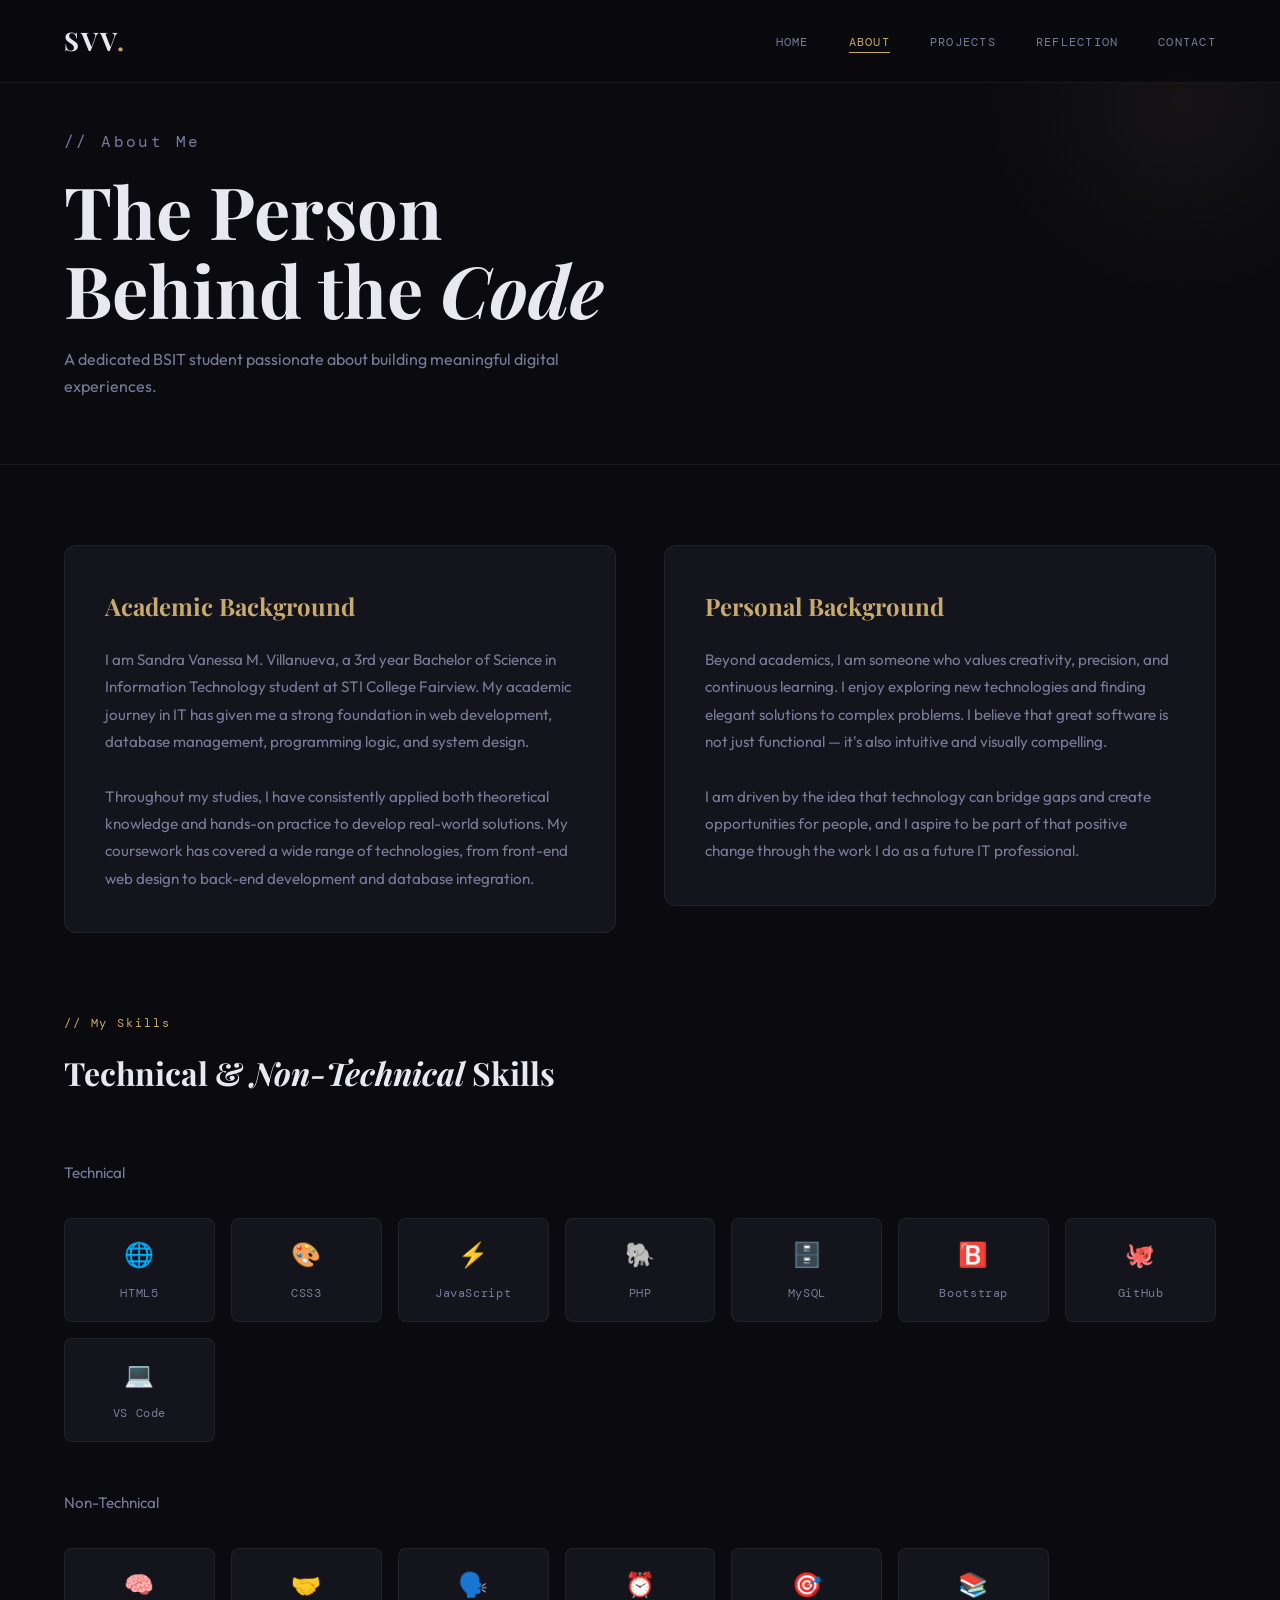
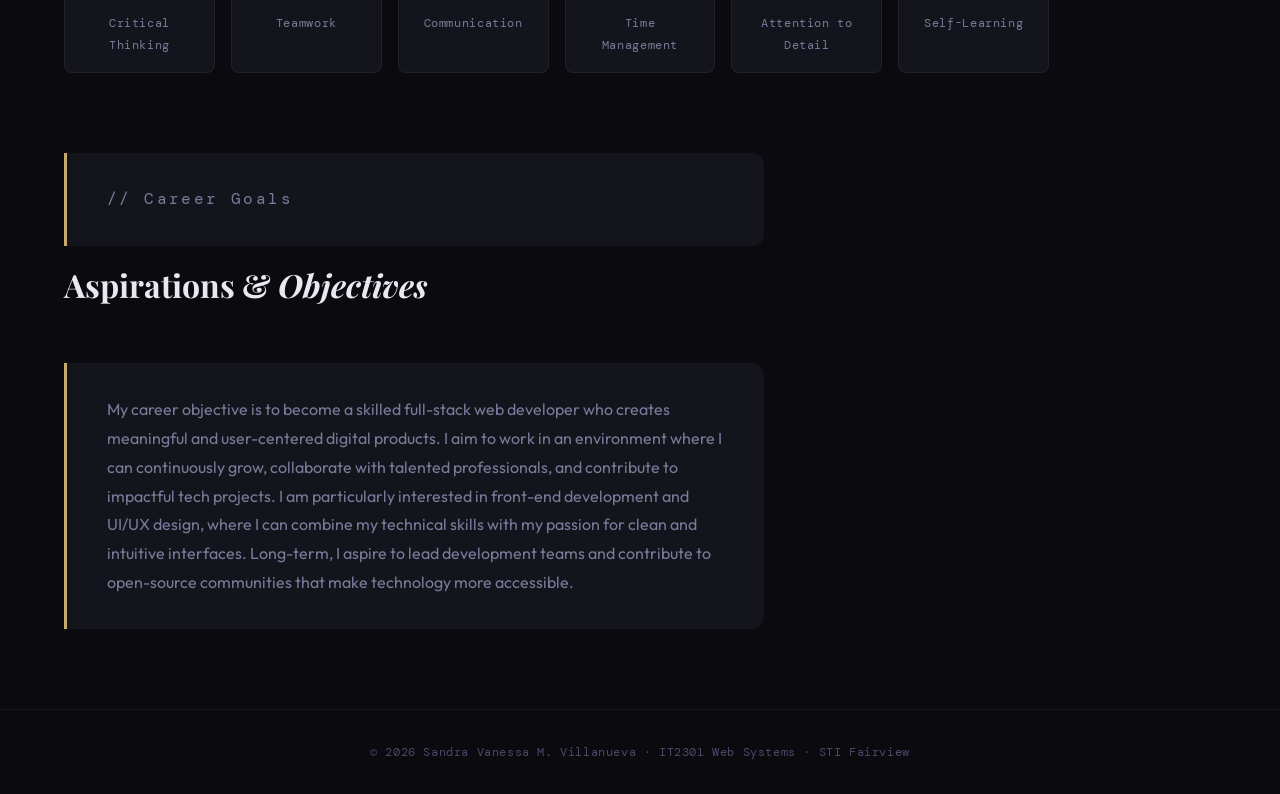
<file: about.html>
<!DOCTYPE html>
<html lang="en">
<head>
  <meta charset="UTF-8" />
  <meta name="viewport" content="width=device-width, initial-scale=1.0"/>
  <title>About | Sandra Vanessa Villanueva</title>
  <link rel="preconnect" href="https://fonts.googleapis.com">
  <link href="https://fonts.googleapis.com/css2?family=Playfair+Display:ital,wght@0,400;0,700;1,400&family=DM+Mono:wght@300;400;500&family=Outfit:wght@300;400;500;600&display=swap" rel="stylesheet">
  <link rel="stylesheet" href="style.css">
</head>
<body>

  <nav class="navbar" id="navbar">
    <div class="nav-logo">SVV<span class="dot">.</span></div>
    <ul class="nav-links">
      <li><a href="index.html">Home</a></li>
      <li><a href="about.html" class="active">About</a></li>
      <li><a href="projects.html">Projects</a></li>
      <li><a href="reflection.html">Reflection</a></li>
      <li><a href="contact.html">Contact</a></li>
    </ul>
    <button class="hamburger" id="hamburger">&#9776;</button>
  </nav>

  <section class="page-hero">
    <p class="hero-label mono">// About Me</p>
    <h1>The Person<br>Behind the <span class="italic">Code</span></h1>
    <p>A dedicated BSIT student passionate about building meaningful digital experiences.</p>
  </section>

  <div class="about-grid">
    <div class="about-block">
      <h3>Academic Background</h3>
      <p>
        I am Sandra Vanessa M. Villanueva, a 3rd year Bachelor of Science in Information Technology student at 
        STI College Fairview. My academic journey in IT has given me a strong foundation in web development, 
        database management, programming logic, and system design.
      </p>
      <br>
      <p>
        Throughout my studies, I have consistently applied both theoretical knowledge and hands-on practice 
        to develop real-world solutions. My coursework has covered a wide range of technologies, from 
        front-end web design to back-end development and database integration.
      </p>
    </div>

    <div class="about-block">
      <h3>Personal Background</h3>
      <p>
        Beyond academics, I am someone who values creativity, precision, and continuous learning. I enjoy 
        exploring new technologies and finding elegant solutions to complex problems. I believe that great 
        software is not just functional — it's also intuitive and visually compelling.
      </p>
      <br>
      <p>
        I am driven by the idea that technology can bridge gaps and create opportunities for people, and 
        I aspire to be part of that positive change through the work I do as a future IT professional.
      </p>
    </div>
  </div>

  <section class="skills-section">
    <p class="mono section-tag">// My Skills</p>
    <h2>Technical & <span class="italic">Non-Technical</span> Skills</h2>
    <br>
    <p style="color: var(--text-muted); margin-bottom: 2rem; font-size: 0.95rem;">Technical</p>
    <div class="skills-grid" style="margin-bottom: 3rem;">
      <div class="skill-chip"><div class="skill-icon">🌐</div>HTML5</div>
      <div class="skill-chip"><div class="skill-icon">🎨</div>CSS3</div>
      <div class="skill-chip"><div class="skill-icon">⚡</div>JavaScript</div>
      <div class="skill-chip"><div class="skill-icon">🐘</div>PHP</div>
      <div class="skill-chip"><div class="skill-icon">🗄️</div>MySQL</div>
      <div class="skill-chip"><div class="skill-icon">🅱️</div>Bootstrap</div>
      <div class="skill-chip"><div class="skill-icon">🐙</div>GitHub</div>
      <div class="skill-chip"><div class="skill-icon">💻</div>VS Code</div>
    </div>
    <p style="color: var(--text-muted); margin-bottom: 2rem; font-size: 0.95rem;">Non-Technical</p>
    <div class="skills-grid">
      <div class="skill-chip"><div class="skill-icon">🧠</div>Critical Thinking</div>
      <div class="skill-chip"><div class="skill-icon">🤝</div>Teamwork</div>
      <div class="skill-chip"><div class="skill-icon">🗣️</div>Communication</div>
      <div class="skill-chip"><div class="skill-icon">⏰</div>Time Management</div>
      <div class="skill-chip"><div class="skill-icon">🎯</div>Attention to Detail</div>
      <div class="skill-chip"><div class="skill-icon">📚</div>Self-Learning</div>
    </div>
  </section>

  <section class="career-section">
    <p class="mono section-tag">// Career Goals</p>
    <h2>Aspirations & <span class="italic">Objectives</span></h2>
    <br>
    <p>
      My career objective is to become a skilled full-stack web developer who creates meaningful and 
      user-centered digital products. I aim to work in an environment where I can continuously grow, 
      collaborate with talented professionals, and contribute to impactful tech projects. I am particularly 
      interested in front-end development and UI/UX design, where I can combine my technical skills with 
      my passion for clean and intuitive interfaces. Long-term, I aspire to lead development teams and 
      contribute to open-source communities that make technology more accessible.
    </p>
  </section>

  <footer class="footer">
    <p class="mono">© 2026 Sandra Vanessa M. Villanueva · IT2301 Web Systems · STI Fairview</p>
  </footer>

  <script src="main.js"></script>
</body>
</html>
</file>
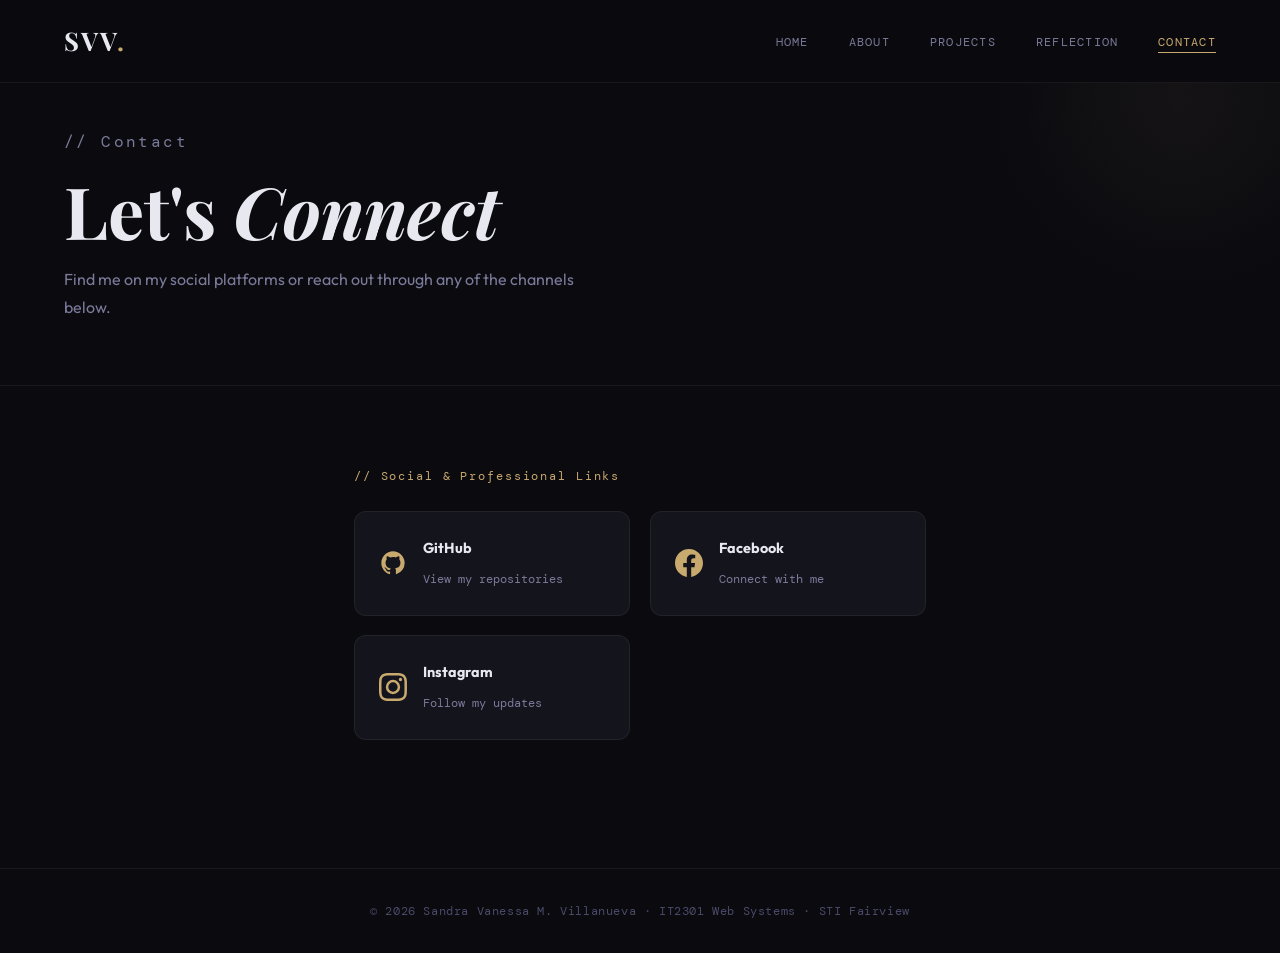
<file: contact.html>
<!DOCTYPE html>
<html lang="en">
<head>
  <meta charset="UTF-8" />
  <meta name="viewport" content="width=device-width, initial-scale=1.0"/>
  <title>Contact | Sandra Vanessa Villanueva</title>
  <link rel="preconnect" href="https://fonts.googleapis.com">
  <link href="https://fonts.googleapis.com/css2?family=Playfair+Display:ital,wght@0,400;0,700;1,400&family=DM+Mono:wght@300;400;500&family=Outfit:wght@300;400;500;600&display=swap" rel="stylesheet">
  <link rel="stylesheet" href="style.css">
</head>
<body>

  <nav class="navbar" id="navbar">
    <div class="nav-logo">SVV<span class="dot">.</span></div>
    <ul class="nav-links">
      <li><a href="index.html">Home</a></li>
      <li><a href="about.html">About</a></li>
      <li><a href="projects.html">Projects</a></li>
      <li><a href="reflection.html">Reflection</a></li>
      <li><a href="contact.html" class="active">Contact</a></li>
    </ul>
    <button class="hamburger" id="hamburger">&#9776;</button>
  </nav>

  <section class="page-hero">
    <p class="hero-label mono">// Contact</p>
    <h1>Let's <span class="italic">Connect</span></h1>
    <p>Find me on my social platforms or reach out through any of the channels below.</p>
  </section>

  <div class="contact-wrap">
    <p class="mono section-tag" style="margin-bottom: 1.5rem;">// Social & Professional Links</p>

    <div class="contact-socials">

      <a href="https://github.com/" target="_blank" class="contact-card">
        <svg viewBox="0 0 24 24" fill="currentColor" style="width:28px;height:28px;color:var(--accent);flex-shrink:0;">
          <path d="M12 2C6.477 2 2 6.484 2 12.017c0 4.425 2.865 8.18 6.839 9.504.5.092.682-.217.682-.483 0-.237-.008-.868-.013-1.703-2.782.605-3.369-1.343-3.369-1.343-.454-1.158-1.11-1.466-1.11-1.466-.908-.62.069-.608.069-.608 1.003.07 1.531 1.032 1.531 1.032.892 1.53 2.341 1.088 2.91.832.092-.647.35-1.088.636-1.338-2.22-.253-4.555-1.113-4.555-4.951 0-1.093.39-1.988 1.029-2.688-.103-.253-.446-1.272.098-2.65 0 0 .84-.27 2.75 1.026A9.564 9.564 0 0112 6.844c.85.004 1.705.115 2.504.337 1.909-1.296 2.747-1.027 2.747-1.027.546 1.379.202 2.398.1 2.651.64.7 1.028 1.595 1.028 2.688 0 3.848-2.339 4.695-4.566 4.943.359.309.678.92.678 1.855 0 1.338-.012 2.419-.012 2.747 0 .268.18.58.688.482A10.019 10.019 0 0022 12.017C22 6.484 17.522 2 12 2z"/>
        </svg>
        <div class="contact-card-info">
          <strong>GitHub</strong>
          <span>View my repositories</span>
        </div>
      </a>

      <a href="https://facebook.com/" target="_blank" class="contact-card">
        <svg viewBox="0 0 24 24" fill="currentColor" style="width:28px;height:28px;color:var(--accent);flex-shrink:0;">
          <path d="M24 12.073c0-6.627-5.373-12-12-12s-12 5.373-12 12c0 5.99 4.388 10.954 10.125 11.854v-8.385H7.078v-3.47h3.047V9.43c0-3.007 1.792-4.669 4.533-4.669 1.312 0 2.686.235 2.686.235v2.953H15.83c-1.491 0-1.956.925-1.956 1.874v2.25h3.328l-.532 3.47h-2.796v8.385C19.612 23.027 24 18.062 24 12.073z"/>
        </svg>
        <div class="contact-card-info">
          <strong>Facebook</strong>
          <span>Connect with me</span>
        </div>
      </a>

      <a href="https://instagram.com/" target="_blank" class="contact-card">
        <svg viewBox="0 0 24 24" fill="currentColor" style="width:28px;height:28px;color:var(--accent);flex-shrink:0;">
          <path d="M12 2.163c3.204 0 3.584.012 4.85.07 3.252.148 4.771 1.691 4.919 4.919.058 1.265.069 1.645.069 4.849 0 3.205-.012 3.584-.069 4.849-.149 3.225-1.664 4.771-4.919 4.919-1.266.058-1.644.07-4.85.07-3.204 0-3.584-.012-4.849-.07-3.26-.149-4.771-1.699-4.919-4.92-.058-1.265-.07-1.644-.07-4.849 0-3.204.013-3.583.07-4.849.149-3.227 1.664-4.771 4.919-4.919 1.266-.057 1.645-.069 4.849-.069zM12 0C8.741 0 8.333.014 7.053.072 2.695.272.273 2.69.073 7.052.014 8.333 0 8.741 0 12c0 3.259.014 3.668.072 4.948.2 4.358 2.618 6.78 6.98 6.98C8.333 23.986 8.741 24 12 24c3.259 0 3.668-.014 4.948-.072 4.354-.2 6.782-2.618 6.979-6.98.059-1.28.073-1.689.073-4.948 0-3.259-.014-3.667-.072-4.947-.196-4.354-2.617-6.78-6.979-6.98C15.668.014 15.259 0 12 0zm0 5.838a6.162 6.162 0 100 12.324 6.162 6.162 0 000-12.324zM12 16a4 4 0 110-8 4 4 0 010 8zm6.406-11.845a1.44 1.44 0 100 2.881 1.44 1.44 0 000-2.881z"/>
        </svg>
        <div class="contact-card-info">
          <strong>Instagram</strong>
          <span>Follow my updates</span>
        </div>
      </a>

    </div>
  </div>

  <footer class="footer">
    <p class="mono">© 2026 Sandra Vanessa M. Villanueva · IT2301 Web Systems · STI Fairview</p>
  </footer>

  <script src="main.js"></script>
</body>
</html>
</file>
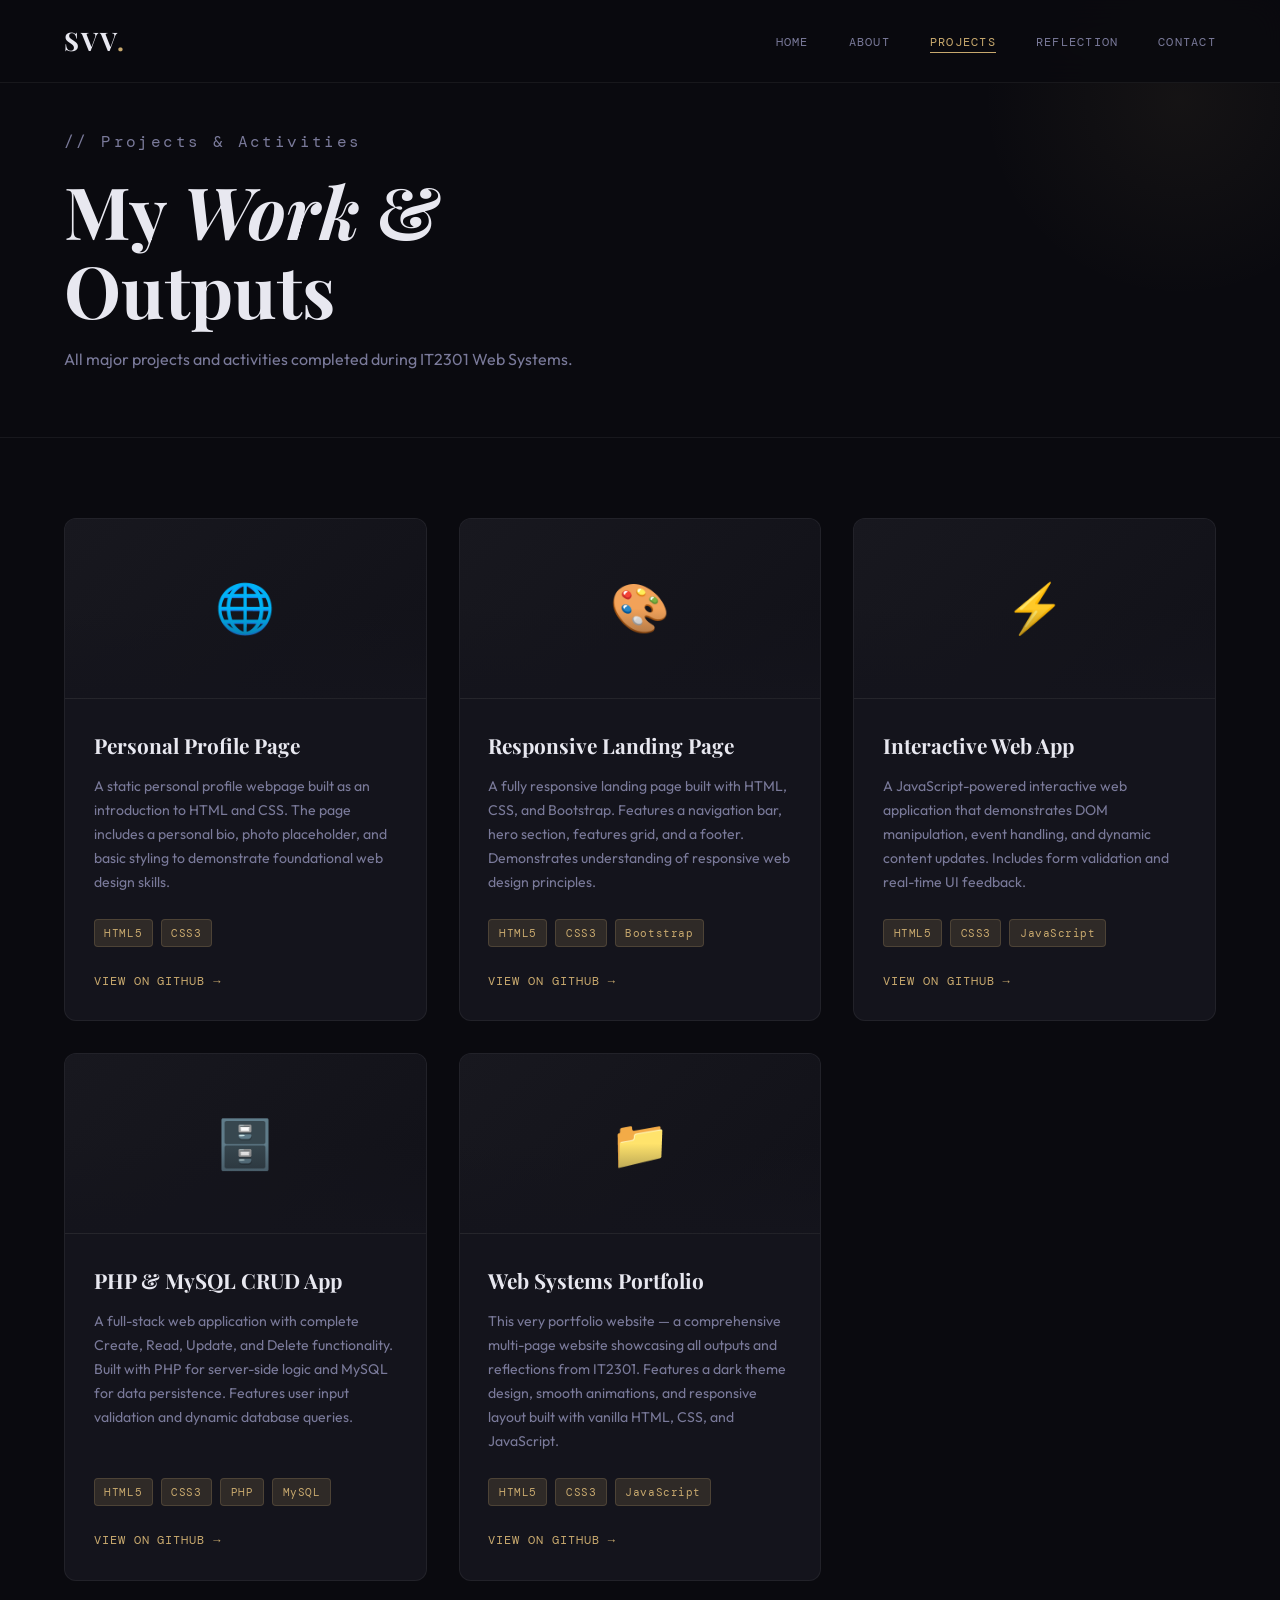
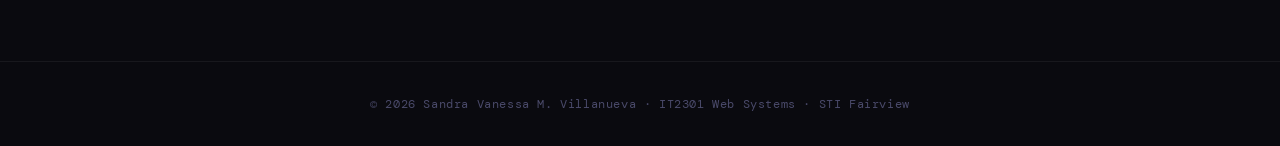
<file: projects.html>
<!DOCTYPE html>
<html lang="en">
<head>
  <meta charset="UTF-8" />
  <meta name="viewport" content="width=device-width, initial-scale=1.0"/>
  <title>Projects | Sandra Vanessa Villanueva</title>
  <link rel="preconnect" href="https://fonts.googleapis.com">
  <link href="https://fonts.googleapis.com/css2?family=Playfair+Display:ital,wght@0,400;0,700;1,400&family=DM+Mono:wght@300;400;500&family=Outfit:wght@300;400;500;600&display=swap" rel="stylesheet">
  <link rel="stylesheet" href="style.css">
</head>
<body>

  <nav class="navbar" id="navbar">
    <div class="nav-logo">SVV<span class="dot">.</span></div>
    <ul class="nav-links">
      <li><a href="index.html">Home</a></li>
      <li><a href="about.html">About</a></li>
      <li><a href="projects.html" class="active">Projects</a></li>
      <li><a href="reflection.html">Reflection</a></li>
      <li><a href="contact.html">Contact</a></li>
    </ul>
    <button class="hamburger" id="hamburger">&#9776;</button>
  </nav>

  <section class="page-hero">
    <p class="hero-label mono">// Projects & Activities</p>
    <h1>My <span class="italic">Work</span> &<br>Outputs</h1>
    <p>All major projects and activities completed during IT2301 Web Systems.</p>
  </section>

  <div class="projects-grid">

    <div class="project-card">
      <div class="project-thumb">🌐</div>
      <div class="project-body">
        <h3>Personal Profile Page</h3>
        <p>
          A static personal profile webpage built as an introduction to HTML and CSS. 
          The page includes a personal bio, photo placeholder, and basic styling to 
          demonstrate foundational web design skills.
        </p>
        <div class="tech-tags">
          <span class="tech-tag">HTML5</span>
          <span class="tech-tag">CSS3</span>
        </div>
        <a href="https://github.com/" target="_blank" class="project-link">View on GitHub →</a>
      </div>
    </div>

    <div class="project-card">
      <div class="project-thumb">🎨</div>
      <div class="project-body">
        <h3>Responsive Landing Page</h3>
        <p>
          A fully responsive landing page built with HTML, CSS, and Bootstrap. 
          Features a navigation bar, hero section, features grid, and a footer. 
          Demonstrates understanding of responsive web design principles.
        </p>
        <div class="tech-tags">
          <span class="tech-tag">HTML5</span>
          <span class="tech-tag">CSS3</span>
          <span class="tech-tag">Bootstrap</span>
        </div>
        <a href="https://github.com/" target="_blank" class="project-link">View on GitHub →</a>
      </div>
    </div>

    <div class="project-card">
      <div class="project-thumb">⚡</div>
      <div class="project-body">
        <h3>Interactive Web App</h3>
        <p>
          A JavaScript-powered interactive web application that demonstrates DOM 
          manipulation, event handling, and dynamic content updates. Includes 
          form validation and real-time UI feedback.
        </p>
        <div class="tech-tags">
          <span class="tech-tag">HTML5</span>
          <span class="tech-tag">CSS3</span>
          <span class="tech-tag">JavaScript</span>
        </div>
        <a href="https://github.com/" target="_blank" class="project-link">View on GitHub →</a>
      </div>
    </div>

    <div class="project-card">
      <div class="project-thumb">🗄️</div>
      <div class="project-body">
        <h3>PHP & MySQL CRUD App</h3>
        <p>
          A full-stack web application with complete Create, Read, Update, and Delete 
          functionality. Built with PHP for server-side logic and MySQL for data 
          persistence. Features user input validation and dynamic database queries.
        </p>
        <div class="tech-tags">
          <span class="tech-tag">HTML5</span>
          <span class="tech-tag">CSS3</span>
          <span class="tech-tag">PHP</span>
          <span class="tech-tag">MySQL</span>
        </div>
        <a href="https://github.com/" target="_blank" class="project-link">View on GitHub →</a>
      </div>
    </div>

    <div class="project-card">
      <div class="project-thumb">📁</div>
      <div class="project-body">
        <h3>Web Systems Portfolio</h3>
        <p>
          This very portfolio website — a comprehensive multi-page website 
          showcasing all outputs and reflections from IT2301. Features a dark 
          theme design, smooth animations, and responsive layout built with 
          vanilla HTML, CSS, and JavaScript.
        </p>
        <div class="tech-tags">
          <span class="tech-tag">HTML5</span>
          <span class="tech-tag">CSS3</span>
          <span class="tech-tag">JavaScript</span>
        </div>
        <a href="https://github.com/" target="_blank" class="project-link">View on GitHub →</a>
      </div>
    </div>

  </div>

  <footer class="footer">
    <p class="mono">© 2026 Sandra Vanessa M. Villanueva · IT2301 Web Systems · STI Fairview</p>
  </footer>

  <script src="main.js"></script>
</body>
</html>
</file>
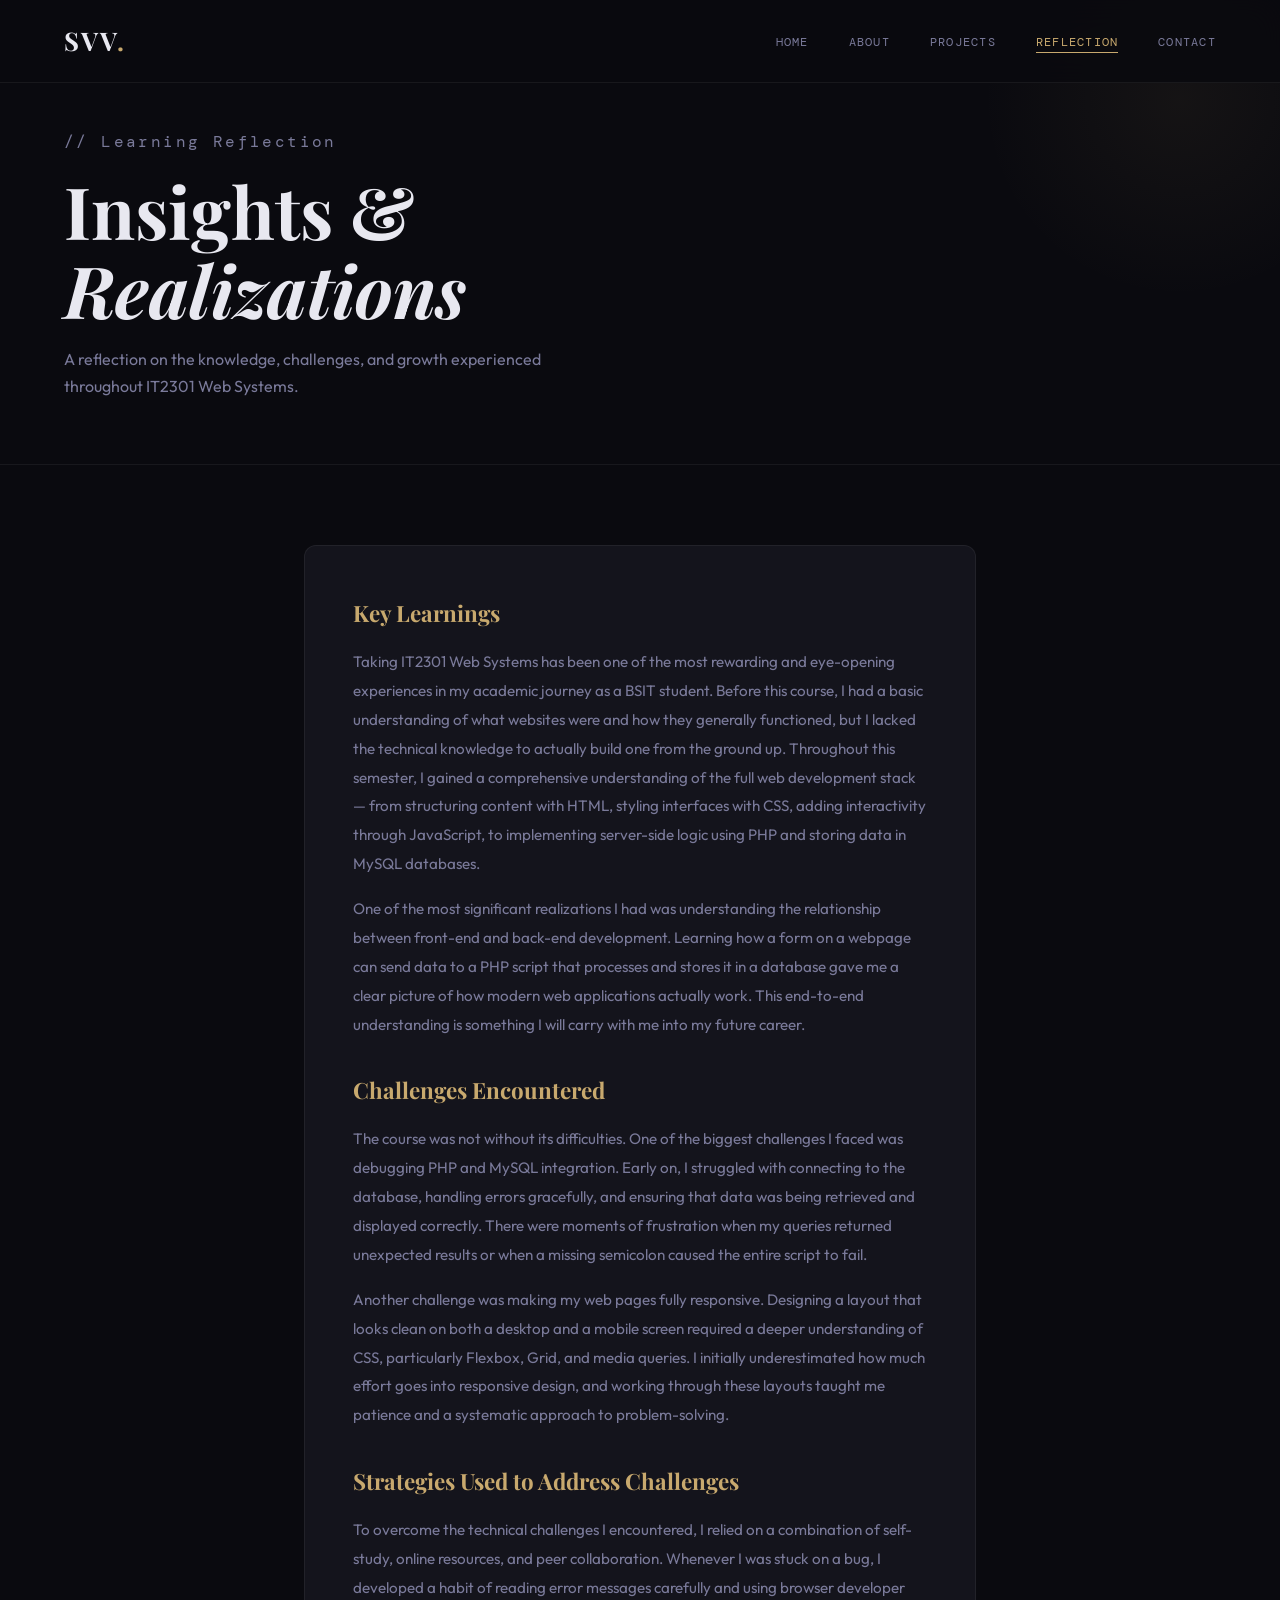
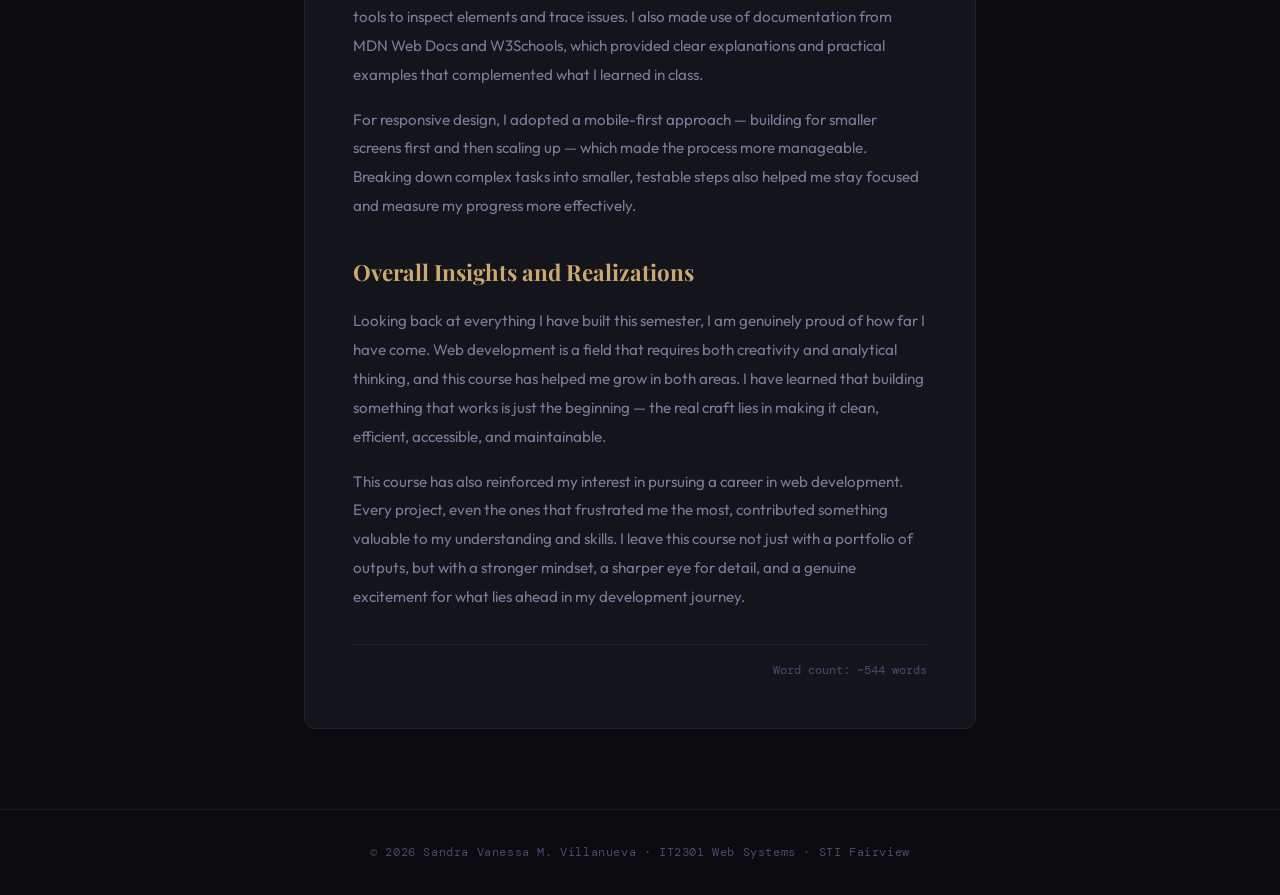
<file: reflection.html>
<!DOCTYPE html>
<html lang="en">
<head>
  <meta charset="UTF-8" />
  <meta name="viewport" content="width=device-width, initial-scale=1.0"/>
  <title>Reflection | Sandra Vanessa Villanueva</title>
  <link rel="preconnect" href="https://fonts.googleapis.com">
  <link href="https://fonts.googleapis.com/css2?family=Playfair+Display:ital,wght@0,400;0,700;1,400&family=DM+Mono:wght@300;400;500&family=Outfit:wght@300;400;500;600&display=swap" rel="stylesheet">
  <link rel="stylesheet" href="style.css">
</head>
<body>

  <nav class="navbar" id="navbar">
    <div class="nav-logo">SVV<span class="dot">.</span></div>
    <ul class="nav-links">
      <li><a href="index.html">Home</a></li>
      <li><a href="about.html">About</a></li>
      <li><a href="projects.html">Projects</a></li>
      <li><a href="reflection.html" class="active">Reflection</a></li>
      <li><a href="contact.html">Contact</a></li>
    </ul>
    <button class="hamburger" id="hamburger">&#9776;</button>
  </nav>

  <section class="page-hero">
    <p class="hero-label mono">// Learning Reflection</p>
    <h1>Insights &<br><span class="italic">Realizations</span></h1>
    <p>A reflection on the knowledge, challenges, and growth experienced throughout IT2301 Web Systems.</p>
  </section>

  <div class="reflection-wrap">
    <div class="reflection-content">

      <h3>Key Learnings</h3>
      <p>
        Taking IT2301 Web Systems has been one of the most rewarding and eye-opening experiences in my academic 
        journey as a BSIT student. Before this course, I had a basic understanding of what websites were and 
        how they generally functioned, but I lacked the technical knowledge to actually build one from the ground 
        up. Throughout this semester, I gained a comprehensive understanding of the full web development stack — 
        from structuring content with HTML, styling interfaces with CSS, adding interactivity through JavaScript, 
        to implementing server-side logic using PHP and storing data in MySQL databases.
      </p>
      <p>
        One of the most significant realizations I had was understanding the relationship between front-end and 
        back-end development. Learning how a form on a webpage can send data to a PHP script that processes and 
        stores it in a database gave me a clear picture of how modern web applications actually work. This 
        end-to-end understanding is something I will carry with me into my future career.
      </p>

      <h3>Challenges Encountered</h3>
      <p>
        The course was not without its difficulties. One of the biggest challenges I faced was debugging PHP and 
        MySQL integration. Early on, I struggled with connecting to the database, handling errors gracefully, and 
        ensuring that data was being retrieved and displayed correctly. There were moments of frustration when 
        my queries returned unexpected results or when a missing semicolon caused the entire script to fail.
      </p>
      <p>
        Another challenge was making my web pages fully responsive. Designing a layout that looks clean on both 
        a desktop and a mobile screen required a deeper understanding of CSS, particularly Flexbox, Grid, and 
        media queries. I initially underestimated how much effort goes into responsive design, and working through 
        these layouts taught me patience and a systematic approach to problem-solving.
      </p>

      <h3>Strategies Used to Address Challenges</h3>
      <p>
        To overcome the technical challenges I encountered, I relied on a combination of self-study, online 
        resources, and peer collaboration. Whenever I was stuck on a bug, I developed a habit of reading error 
        messages carefully and using browser developer tools to inspect elements and trace issues. I also made 
        use of documentation from MDN Web Docs and W3Schools, which provided clear explanations and practical 
        examples that complemented what I learned in class.
      </p>
      <p>
        For responsive design, I adopted a mobile-first approach — building for smaller screens first and then 
        scaling up — which made the process more manageable. Breaking down complex tasks into smaller, testable 
        steps also helped me stay focused and measure my progress more effectively.
      </p>

      <h3>Overall Insights and Realizations</h3>
      <p>
        Looking back at everything I have built this semester, I am genuinely proud of how far I have come. 
        Web development is a field that requires both creativity and analytical thinking, and this course has 
        helped me grow in both areas. I have learned that building something that works is just the beginning — 
        the real craft lies in making it clean, efficient, accessible, and maintainable.
      </p>
      <p>
        This course has also reinforced my interest in pursuing a career in web development. Every project, 
        even the ones that frustrated me the most, contributed something valuable to my understanding and 
        skills. I leave this course not just with a portfolio of outputs, but with a stronger mindset, a 
        sharper eye for detail, and a genuine excitement for what lies ahead in my development journey.
      </p>

      <div class="word-count">Word count: calculating...</div>
    </div>
  </div>

  <footer class="footer">
    <p class="mono">© 2026 Sandra Vanessa M. Villanueva · IT2301 Web Systems · STI Fairview</p>
  </footer>

  <script src="main.js"></script>
</body>
</html>
</file>
<file: style.css>
/* ===========================
   CSS Variables & Reset
=========================== */
:root {
  --bg: #0a0a0f;
  --bg-2: #111118;
  --bg-3: #18181f;
  --bg-card: #14141c;
  --accent: #c8a96e;
  --accent-2: #e8c98e;
  --accent-glow: rgba(200, 169, 110, 0.15);
  --text: #e8e8f0;
  --text-muted: #7a7a9a;
  --text-dim: #4a4a6a;
  --border: rgba(200, 169, 110, 0.15);
  --border-soft: rgba(255,255,255,0.06);
  --font-display: 'Playfair Display', serif;
  --font-mono: 'DM Mono', monospace;
  --font-body: 'Outfit', sans-serif;
  --radius: 12px;
  --transition: 0.3s ease;
}

*, *::before, *::after { box-sizing: border-box; margin: 0; padding: 0; }

html { scroll-behavior: smooth; }

body {
  background: var(--bg);
  color: var(--text);
  font-family: var(--font-body);
  font-size: 16px;
  line-height: 1.7;
  overflow-x: hidden;
}

a { text-decoration: none; color: inherit; }
ul { list-style: none; }
img { max-width: 100%; display: block; }

/* ===========================
   Navbar
=========================== */
.navbar {
  position: fixed;
  top: 0; left: 0; right: 0;
  z-index: 1000;
  display: flex;
  align-items: center;
  justify-content: space-between;
  padding: 1.2rem 4rem;
  background: rgba(10, 10, 15, 0.85);
  backdrop-filter: blur(16px);
  border-bottom: 1px solid var(--border-soft);
  transition: var(--transition);
}

.navbar.scrolled {
  padding: 0.9rem 4rem;
  background: rgba(10, 10, 15, 0.97);
}

.nav-logo {
  font-family: var(--font-display);
  font-size: 1.6rem;
  font-weight: 700;
  color: var(--text);
  letter-spacing: 2px;
}

.nav-logo .dot { color: var(--accent); }

.nav-links {
  display: flex;
  gap: 2.5rem;
  align-items: center;
}

.nav-links a {
  font-family: var(--font-mono);
  font-size: 0.78rem;
  letter-spacing: 0.1em;
  color: var(--text-muted);
  text-transform: uppercase;
  transition: var(--transition);
  position: relative;
  padding-bottom: 3px;
}

.nav-links a::after {
  content: '';
  position: absolute;
  bottom: 0; left: 0;
  width: 0; height: 1px;
  background: var(--accent);
  transition: var(--transition);
}

.nav-links a:hover,
.nav-links a.active {
  color: var(--accent);
}

.nav-links a:hover::after,
.nav-links a.active::after {
  width: 100%;
}

.hamburger {
  display: none;
  background: none;
  border: none;
  color: var(--text);
  font-size: 1.5rem;
  cursor: pointer;
}

/* ===========================
   Hero
=========================== */
.hero {
  min-height: 100vh;
  display: flex;
  align-items: center;
  padding: 8rem 4rem 4rem;
  position: relative;
  overflow: hidden;
  gap: 4rem;
}

.hero-bg-text {
  position: absolute;
  top: 50%;
  left: 50%;
  transform: translate(-50%, -50%);
  font-family: var(--font-display);
  font-size: clamp(6rem, 18vw, 18rem);
  font-weight: 700;
  color: rgba(200, 169, 110, 0.03);
  white-space: nowrap;
  pointer-events: none;
  user-select: none;
  letter-spacing: 0.1em;
}

.hero::before {
  content: '';
  position: absolute;
  top: -200px; right: -200px;
  width: 600px; height: 600px;
  background: radial-gradient(circle, rgba(200,169,110,0.07) 0%, transparent 70%);
  pointer-events: none;
}

.hero-content {
  flex: 1;
  max-width: 600px;
  animation: fadeUp 0.8s ease forwards;
}

.hero-label {
  color: var(--accent);
  font-size: 0.8rem;
  letter-spacing: 0.15em;
  margin-bottom: 1.5rem;
  opacity: 0;
  animation: fadeUp 0.8s 0.1s ease forwards;
}

.hero-name {
  font-family: var(--font-display);
  font-size: clamp(3rem, 7vw, 5.5rem);
  line-height: 1.05;
  font-weight: 700;
  color: var(--text);
  margin-bottom: 1.5rem;
  opacity: 0;
  animation: fadeUp 0.8s 0.2s ease forwards;
}

.hero-name .italic { font-style: italic; color: var(--accent); }

.hero-tagline {
  font-size: 1.1rem;
  color: var(--text-muted);
  margin-bottom: 1rem;
  font-weight: 300;
  opacity: 0;
  animation: fadeUp 0.8s 0.3s ease forwards;
}

.hero-meta {
  display: flex;
  align-items: center;
  gap: 0.75rem;
  font-size: 0.78rem;
  color: var(--text-dim);
  letter-spacing: 0.1em;
  margin-bottom: 2.5rem;
  opacity: 0;
  animation: fadeUp 0.8s 0.4s ease forwards;
}

.hero-meta .sep { color: var(--border); }

.hero-actions {
  display: flex;
  gap: 1rem;
  margin-bottom: 2.5rem;
  opacity: 0;
  animation: fadeUp 0.8s 0.5s ease forwards;
}

.btn-primary {
  display: inline-block;
  padding: 0.85rem 2rem;
  background: var(--accent);
  color: #0a0a0f;
  font-family: var(--font-mono);
  font-size: 0.78rem;
  font-weight: 500;
  letter-spacing: 0.1em;
  text-transform: uppercase;
  border-radius: 6px;
  transition: var(--transition);
}

.btn-primary:hover {
  background: var(--accent-2);
  transform: translateY(-2px);
  box-shadow: 0 8px 24px rgba(200,169,110,0.3);
}

.btn-ghost {
  display: inline-block;
  padding: 0.85rem 2rem;
  border: 1px solid var(--border);
  color: var(--text-muted);
  font-family: var(--font-mono);
  font-size: 0.78rem;
  letter-spacing: 0.1em;
  text-transform: uppercase;
  border-radius: 6px;
  transition: var(--transition);
}

.btn-ghost:hover {
  border-color: var(--accent);
  color: var(--accent);
  transform: translateY(-2px);
}

.hero-socials {
  display: flex;
  gap: 1rem;
  opacity: 0;
  animation: fadeUp 0.8s 0.6s ease forwards;
}

.social-link {
  width: 40px; height: 40px;
  display: flex; align-items: center; justify-content: center;
  border: 1px solid var(--border-soft);
  border-radius: 8px;
  color: var(--text-muted);
  transition: var(--transition);
}

.social-link svg { width: 18px; height: 18px; }

.social-link:hover {
  border-color: var(--accent);
  color: var(--accent);
  background: var(--accent-glow);
  transform: translateY(-3px);
}

/* Hero Visual */
.hero-visual {
  flex: 0 0 auto;
  position: relative;
  display: flex;
  align-items: center;
  justify-content: center;
  width: 340px; height: 340px;
  opacity: 0;
  animation: fadeIn 1s 0.5s ease forwards;
}

.avatar-ring {
  width: 260px; height: 260px;
  border-radius: 50%;
  border: 2px solid var(--border);
  display: flex; align-items: center; justify-content: center;
  position: relative;
  animation: spin 20s linear infinite;
}

.avatar-ring::before {
  content: '';
  position: absolute;
  inset: -8px;
  border-radius: 50%;
  border: 1px dashed rgba(200,169,110,0.2);
}

.avatar-inner {
  width: 220px; height: 220px;
  border-radius: 50%;
  background: linear-gradient(135deg, var(--bg-3), var(--bg-2));
  border: 2px solid var(--border);
  display: flex; align-items: center; justify-content: center;
  animation: spin 20s linear infinite reverse;
  box-shadow: 0 0 60px rgba(200,169,110,0.08), inset 0 0 40px rgba(200,169,110,0.03);
}

.avatar-initials {
  font-family: var(--font-display);
  font-size: 3.5rem;
  font-style: italic;
  color: var(--accent);
  letter-spacing: 4px;
}

.float-badge {
  position: absolute;
  background: var(--bg-card);
  border: 1px solid var(--border);
  border-radius: 8px;
  padding: 0.5rem 0.9rem;
  font-size: 0.72rem;
  color: var(--accent);
  letter-spacing: 0.08em;
  white-space: nowrap;
  box-shadow: 0 4px 20px rgba(0,0,0,0.4);
}

.badge-1 { top: 20px; right: 0; animation: float 3s ease-in-out infinite; }
.badge-2 { bottom: 60px; left: -10px; animation: float 3s ease-in-out infinite 1s; }
.badge-3 { bottom: 10px; right: 10px; animation: float 3s ease-in-out infinite 0.5s; }

/* ===========================
   Stats Bar
=========================== */
.stats-bar {
  display: flex;
  align-items: center;
  justify-content: center;
  gap: 0;
  padding: 2.5rem 4rem;
  background: var(--bg-2);
  border-top: 1px solid var(--border-soft);
  border-bottom: 1px solid var(--border-soft);
}

.stat {
  display: flex;
  flex-direction: column;
  align-items: center;
  gap: 0.3rem;
  flex: 1;
}

.stat-num {
  font-family: var(--font-display);
  font-size: 2.8rem;
  font-weight: 700;
  color: var(--accent);
  line-height: 1;
}

.stat-label {
  font-family: var(--font-mono);
  font-size: 0.7rem;
  color: var(--text-muted);
  letter-spacing: 0.1em;
  text-transform: uppercase;
}

.stat-divider {
  width: 1px;
  height: 60px;
  background: var(--border-soft);
  flex-shrink: 0;
  margin: 0 2rem;
}

/* ===========================
   Featured / Cards
=========================== */
.featured {
  padding: 6rem 4rem;
}

.section-header {
  margin-bottom: 3rem;
}

.section-tag {
  font-size: 0.78rem;
  color: var(--accent);
  letter-spacing: 0.15em;
  margin-bottom: 0.75rem;
}

.section-header h2 {
  font-family: var(--font-display);
  font-size: clamp(2rem, 4vw, 3rem);
  font-weight: 700;
  color: var(--text);
  line-height: 1.2;
}

.section-header h2 .italic { font-style: italic; color: var(--accent); }

.cards-grid {
  display: grid;
  grid-template-columns: repeat(auto-fit, minmax(240px, 1fr));
  gap: 1.5rem;
}

.card {
  display: block;
  background: var(--bg-card);
  border: 1px solid var(--border-soft);
  border-radius: var(--radius);
  padding: 2rem;
  transition: var(--transition);
  position: relative;
  overflow: hidden;
}

.card::before {
  content: '';
  position: absolute;
  top: 0; left: 0; right: 0;
  height: 2px;
  background: linear-gradient(90deg, transparent, var(--accent), transparent);
  opacity: 0;
  transition: var(--transition);
}

.card:hover {
  border-color: var(--border);
  transform: translateY(-6px);
  box-shadow: 0 20px 40px rgba(0,0,0,0.4);
}

.card:hover::before { opacity: 1; }

.card-featured {
  border-color: var(--border);
  background: linear-gradient(135deg, var(--bg-card), rgba(200,169,110,0.04));
}

.card-icon {
  font-size: 2rem;
  margin-bottom: 1rem;
}

.card h3 {
  font-family: var(--font-display);
  font-size: 1.4rem;
  margin-bottom: 0.75rem;
  color: var(--text);
}

.card p {
  font-size: 0.9rem;
  color: var(--text-muted);
  line-height: 1.6;
  margin-bottom: 1.5rem;
}

.card-arrow {
  font-size: 1.2rem;
  color: var(--accent);
  transition: var(--transition);
  display: inline-block;
}

.card:hover .card-arrow { transform: translateX(5px); }

/* ===========================
   Footer
=========================== */
.footer {
  text-align: center;
  padding: 2rem;
  border-top: 1px solid var(--border-soft);
  color: var(--text-dim);
  font-size: 0.75rem;
  letter-spacing: 0.05em;
}

/* ===========================
   Utility & Shared
=========================== */
.mono { font-family: var(--font-mono); }
.italic { font-style: italic; }

/* ===========================
   Page Hero (inner pages)
=========================== */
.page-hero {
  padding: 8rem 4rem 4rem;
  border-bottom: 1px solid var(--border-soft);
  position: relative;
  overflow: hidden;
}

.page-hero::before {
  content: '';
  position: absolute;
  top: -100px; right: -100px;
  width: 400px; height: 400px;
  background: radial-gradient(circle, rgba(200,169,110,0.06) 0%, transparent 70%);
  pointer-events: none;
}

.page-hero .hero-label {
  opacity: 1;
  animation: none;
  margin-bottom: 1rem;
}

.page-hero h1 {
  font-family: var(--font-display);
  font-size: clamp(2.5rem, 6vw, 4.5rem);
  font-weight: 700;
  line-height: 1.1;
  margin-bottom: 1rem;
}

.page-hero p {
  color: var(--text-muted);
  max-width: 520px;
  font-size: 1rem;
}

/* ===========================
   About Page
=========================== */
.about-grid {
  display: grid;
  grid-template-columns: 1fr 1fr;
  gap: 3rem;
  padding: 5rem 4rem;
  align-items: start;
}

.about-block {
  background: var(--bg-card);
  border: 1px solid var(--border-soft);
  border-radius: var(--radius);
  padding: 2.5rem;
}

.about-block h3 {
  font-family: var(--font-display);
  font-size: 1.5rem;
  margin-bottom: 1.2rem;
  color: var(--accent);
}

.about-block p {
  color: var(--text-muted);
  font-size: 0.95rem;
  line-height: 1.8;
}

.skills-section {
  padding: 0 4rem 5rem;
}

.skills-section h2 {
  font-family: var(--font-display);
  font-size: 2rem;
  margin-bottom: 2rem;
}

.skills-grid {
  display: grid;
  grid-template-columns: repeat(auto-fill, minmax(140px, 1fr));
  gap: 1rem;
}

.skill-chip {
  background: var(--bg-card);
  border: 1px solid var(--border-soft);
  border-radius: 8px;
  padding: 1rem 1.2rem;
  text-align: center;
  font-family: var(--font-mono);
  font-size: 0.78rem;
  color: var(--text-muted);
  letter-spacing: 0.05em;
  transition: var(--transition);
}

.skill-chip:hover {
  border-color: var(--accent);
  color: var(--accent);
  transform: translateY(-3px);
}

.skill-chip .skill-icon { font-size: 1.5rem; margin-bottom: 0.5rem; }

.career-section {
  padding: 0 4rem 5rem;
}

.career-section h2 {
  font-family: var(--font-display);
  font-size: 2rem;
  margin-bottom: 1.5rem;
}

.career-section p {
  max-width: 700px;
  color: var(--text-muted);
  font-size: 1rem;
  line-height: 1.8;
  background: var(--bg-card);
  border-left: 3px solid var(--accent);
  border-radius: 0 var(--radius) var(--radius) 0;
  padding: 2rem 2.5rem;
}

/* ===========================
   Projects Page
=========================== */
.projects-grid {
  display: grid;
  grid-template-columns: repeat(auto-fill, minmax(340px, 1fr));
  gap: 2rem;
  padding: 5rem 4rem;
}

.project-card {
  background: var(--bg-card);
  border: 1px solid var(--border-soft);
  border-radius: var(--radius);
  overflow: hidden;
  transition: var(--transition);
  display: flex;
  flex-direction: column;
}

.project-card:hover {
  border-color: var(--border);
  transform: translateY(-6px);
  box-shadow: 0 20px 50px rgba(0,0,0,0.5);
}

.project-thumb {
  width: 100%;
  height: 180px;
  background: linear-gradient(135deg, var(--bg-3), var(--bg-2));
  display: flex;
  align-items: center;
  justify-content: center;
  font-size: 3rem;
  border-bottom: 1px solid var(--border-soft);
  position: relative;
  overflow: hidden;
}

.project-thumb::after {
  content: '';
  position: absolute;
  inset: 0;
  background: linear-gradient(to bottom, transparent 50%, var(--bg-card));
}

.project-body {
  padding: 1.8rem;
  flex: 1;
  display: flex;
  flex-direction: column;
}

.project-body h3 {
  font-family: var(--font-display);
  font-size: 1.3rem;
  margin-bottom: 0.75rem;
  color: var(--text);
}

.project-body p {
  font-size: 0.88rem;
  color: var(--text-muted);
  line-height: 1.7;
  margin-bottom: 1.5rem;
  flex: 1;
}

.tech-tags {
  display: flex;
  flex-wrap: wrap;
  gap: 0.5rem;
  margin-bottom: 1.5rem;
}

.tech-tag {
  font-family: var(--font-mono);
  font-size: 0.68rem;
  color: var(--accent);
  background: var(--accent-glow);
  border: 1px solid rgba(200,169,110,0.2);
  border-radius: 4px;
  padding: 0.25rem 0.6rem;
  letter-spacing: 0.05em;
}

.project-link {
  display: inline-flex;
  align-items: center;
  gap: 0.5rem;
  font-family: var(--font-mono);
  font-size: 0.75rem;
  color: var(--accent);
  letter-spacing: 0.08em;
  text-transform: uppercase;
  transition: var(--transition);
}

.project-link:hover { gap: 0.8rem; }

/* ===========================
   Reflection Page
=========================== */
.reflection-wrap {
  max-width: 800px;
  margin: 0 auto;
  padding: 5rem 4rem;
}

.reflection-content {
  background: var(--bg-card);
  border: 1px solid var(--border-soft);
  border-radius: var(--radius);
  padding: 3rem;
}

.reflection-content h3 {
  font-family: var(--font-display);
  font-size: 1.4rem;
  color: var(--accent);
  margin: 2rem 0 1rem;
}

.reflection-content h3:first-child { margin-top: 0; }

.reflection-content p {
  color: var(--text-muted);
  font-size: 0.95rem;
  line-height: 1.9;
  margin-bottom: 1rem;
}

.word-count {
  font-family: var(--font-mono);
  font-size: 0.72rem;
  color: var(--text-dim);
  text-align: right;
  margin-top: 2rem;
  padding-top: 1rem;
  border-top: 1px solid var(--border-soft);
}

/* ===========================
   Contact Page
=========================== */
.contact-wrap {
  max-width: 700px;
  margin: 0 auto;
  padding: 5rem 4rem;
}

.contact-socials {
  display: grid;
  grid-template-columns: repeat(auto-fill, minmax(200px, 1fr));
  gap: 1.2rem;
  margin-bottom: 3rem;
}

.contact-card {
  display: flex;
  align-items: center;
  gap: 1rem;
  background: var(--bg-card);
  border: 1px solid var(--border-soft);
  border-radius: var(--radius);
  padding: 1.5rem;
  transition: var(--transition);
  color: var(--text);
}

.contact-card:hover {
  border-color: var(--accent);
  transform: translateY(-4px);
  box-shadow: 0 12px 30px rgba(0,0,0,0.4);
}

.contact-card svg {
  width: 28px; height: 28px;
  color: var(--accent);
  flex-shrink: 0;
}

.contact-card-info strong {
  display: block;
  font-size: 0.9rem;
  margin-bottom: 0.2rem;
}

.contact-card-info span {
  font-family: var(--font-mono);
  font-size: 0.72rem;
  color: var(--text-muted);
}

/* ===========================
   Animations
=========================== */
@keyframes fadeUp {
  from { opacity: 0; transform: translateY(24px); }
  to { opacity: 1; transform: translateY(0); }
}

@keyframes fadeIn {
  from { opacity: 0; }
  to { opacity: 1; }
}

@keyframes float {
  0%, 100% { transform: translateY(0); }
  50% { transform: translateY(-10px); }
}

@keyframes spin {
  from { transform: rotate(0deg); }
  to { transform: rotate(360deg); }
}

/* ===========================
   Responsive
=========================== */
@media (max-width: 900px) {
  .navbar { padding: 1rem 1.5rem; }
  .nav-links { display: none; position: fixed; top: 0; right: 0; bottom: 0; width: 260px; background: var(--bg-2); flex-direction: column; align-items: flex-start; padding: 5rem 2rem 2rem; gap: 1.5rem; border-left: 1px solid var(--border-soft); z-index: 999; transform: translateX(100%); transition: transform 0.3s ease; }
  .nav-links.open { display: flex; transform: translateX(0); }
  .hamburger { display: block; z-index: 1001; }
  .hero { flex-direction: column; padding: 6rem 1.5rem 3rem; text-align: center; gap: 3rem; }
  .hero-visual { display: none; }
  .hero-actions, .hero-socials, .hero-meta { justify-content: center; }
  .about-grid { grid-template-columns: 1fr; padding: 3rem 1.5rem; }
  .projects-grid { padding: 3rem 1.5rem; grid-template-columns: 1fr; }
  .reflection-wrap, .contact-wrap { padding: 3rem 1.5rem; }
  .skills-section, .career-section { padding: 0 1.5rem 3rem; }
  .stats-bar { padding: 2rem 1.5rem; gap: 0; flex-wrap: wrap; }
  .stat-divider { display: none; }
  .stat { flex: 0 0 50%; padding: 1rem 0; }
  .featured { padding: 3rem 1.5rem; }
  .page-hero { padding: 6rem 1.5rem 3rem; }
}

@media (max-width: 480px) {
  .hero-name { font-size: 2.8rem; }
  .cards-grid { grid-template-columns: 1fr; }
  .contact-socials { grid-template-columns: 1fr; }
}
</file>
